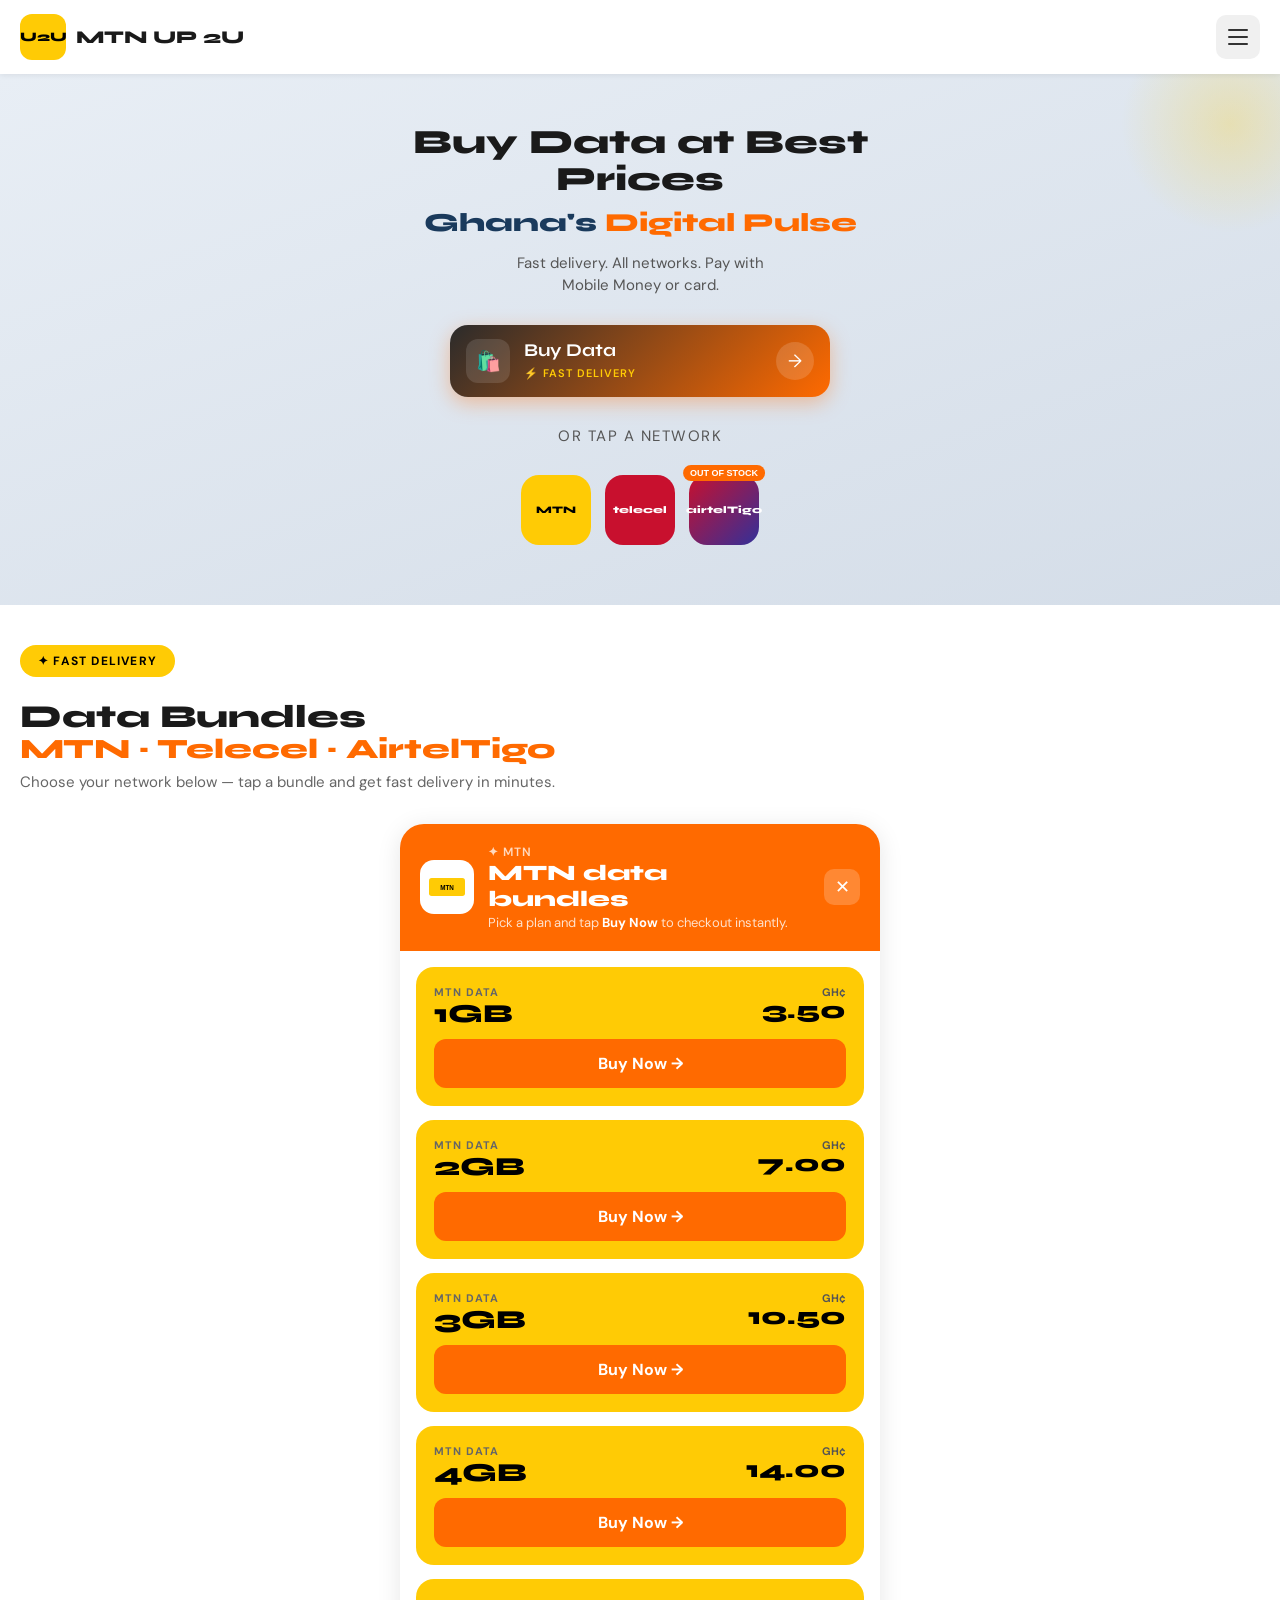
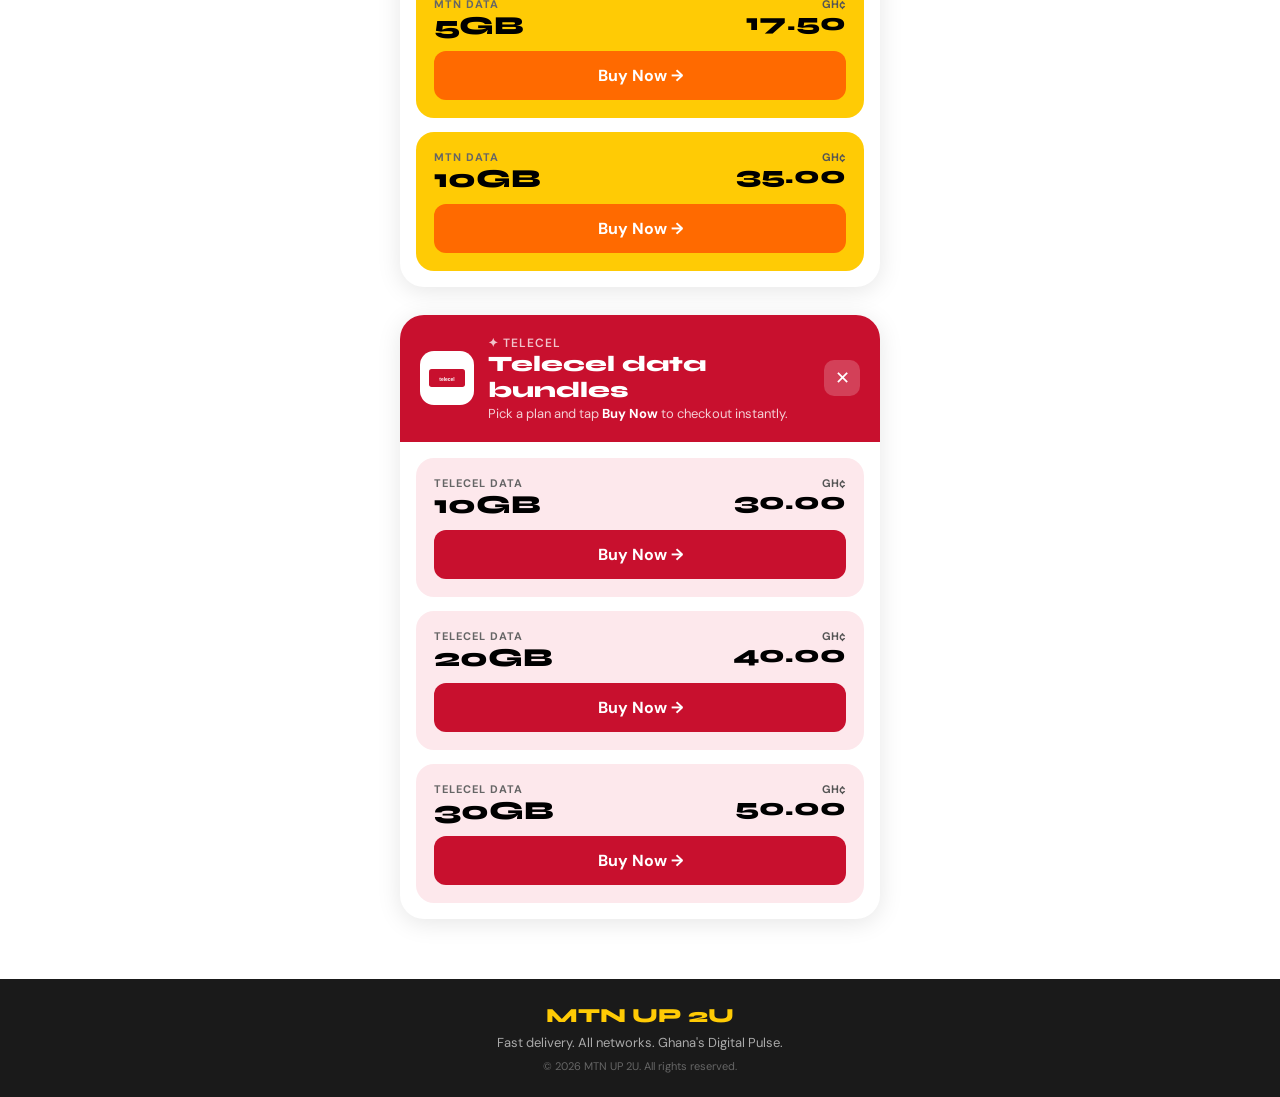
<file: mtn-up2u.html>
<!DOCTYPE html>
<html lang="en">
<head>
<meta charset="UTF-8">
<meta name="viewport" content="width=device-width, initial-scale=1.0">
<title>MTN UP 2U</title>
<link href="https://fonts.googleapis.com/css2?family=Syne:wght@700;800&family=DM+Sans:wght@400;500;600&display=swap" rel="stylesheet">
<script src="https://js.paystack.co/v1/inline.js"></script>
<style>
  :root { --yellow:#FFCB05; --orange:#FF6A00; --dark:#1A1A1A; --bg:#F5F5F5; --telecel:#C8102E; }
  .card.telecel-card{background:#fde8ec}
  .card.telecel-card .bnbtn{background:var(--telecel)}
  .card.telecel-card .bnbtn:hover{background:#a00d25}
  .mhdr.telecel-hdr{background:var(--telecel)}
  .bmodal+.bmodal{margin-top:28px}
  *{margin:0;padding:0;box-sizing:border-box}
  body{font-family:'DM Sans',sans-serif;background:var(--bg);color:var(--dark);overflow-x:hidden}
  nav{display:flex;align-items:center;justify-content:space-between;padding:14px 20px;background:#fff;box-shadow:0 1px 6px rgba(0,0,0,.08);position:sticky;top:0;z-index:100}
  .logo-wrap{display:flex;align-items:center;gap:10px}
  .logo-icon{width:46px;height:46px;background:var(--yellow);border-radius:12px;display:flex;align-items:center;justify-content:center;font-family:'Syne',sans-serif;font-weight:800;font-size:13px;color:#000}
  .logo-name{font-family:'Syne',sans-serif;font-weight:800;font-size:18px}
  .hamburger{width:44px;height:44px;background:#f0f0f0;border:none;border-radius:10px;display:flex;flex-direction:column;align-items:center;justify-content:center;gap:5px;cursor:pointer}
  .hamburger span{display:block;width:20px;height:2px;background:#333;border-radius:2px}
  .hero{background:linear-gradient(160deg,#e8eef5,#d4dde8);padding:50px 24px 60px;text-align:center;position:relative;overflow:hidden}
  .hero::before{content:'';position:absolute;top:-60px;right:-60px;width:220px;height:220px;background:radial-gradient(circle,rgba(255,203,5,.25),transparent 70%);border-radius:50%}
  .hero h1{font-family:'Syne',sans-serif;font-weight:800;font-size:34px;line-height:1.1;margin-bottom:8px}
  .tagline{font-family:'Syne',sans-serif;font-size:26px;font-weight:800;color:#1a3a5c}
  .tagline span{color:var(--orange)}
  .hero p{font-size:15px;color:#555;margin:14px 0 28px;line-height:1.5}
  .buy-btn{display:flex;align-items:center;justify-content:space-between;background:linear-gradient(135deg,#2b2b2b,var(--orange));border-radius:18px;padding:14px 16px;max-width:380px;margin:0 auto 28px;text-decoration:none;transition:transform .15s,box-shadow .15s;box-shadow:0 6px 20px rgba(255,106,0,.35)}
  .buy-btn:hover{transform:translateY(-2px);box-shadow:0 10px 28px rgba(255,106,0,.45)}
  .buy-btn-icon{width:44px;height:44px;background:rgba(255,255,255,.12);border-radius:12px;display:flex;align-items:center;justify-content:center;font-size:20px}
  .buy-btn-text{flex:1;padding:0 14px;text-align:left}
  .buy-btn-text strong{display:block;color:#fff;font-size:18px;font-family:'Syne',sans-serif}
  .buy-btn-text small{color:var(--yellow);font-size:11px;font-weight:600;letter-spacing:1px}
  .buy-btn-arrow{width:38px;height:38px;background:rgba(255,255,255,.15);border-radius:50%;display:flex;align-items:center;justify-content:center;color:#fff;font-size:18px}
  .or-tap{color:#999;font-size:12px;letter-spacing:1.5px;text-transform:uppercase;margin-bottom:16px}
  .networks{display:flex;justify-content:center;gap:14px}
  .net-btn{width:70px;height:70px;border-radius:18px;display:flex;align-items:center;justify-content:center;cursor:pointer;position:relative;border:none;transition:transform .15s}
  .net-btn:hover{transform:scale(1.06)}
  .net-mtn{background:var(--yellow)}
  .net-telecel{background:#C8102E}
  .net-airtel{background:linear-gradient(135deg,#C8102E,#333099)}
  .oos{position:absolute;top:-10px;left:50%;transform:translateX(-50%);background:var(--orange);color:#fff;font-size:9px;font-weight:700;padding:3px 7px;border-radius:20px;white-space:nowrap}
  .net-txt{font-family:'Syne',sans-serif;font-weight:800;font-size:10px;color:#fff;text-align:center}
  .net-mtn .net-txt{color:#000}
  .bundles{background:#fff;padding:40px 20px 60px}
  .fast-tag{display:inline-flex;align-items:center;gap:6px;background:var(--yellow);color:#000;font-size:12px;font-weight:700;letter-spacing:1.2px;padding:8px 18px;border-radius:30px;margin-bottom:22px}
  .bundles h2{font-family:'Syne',sans-serif;font-weight:800;font-size:32px;line-height:1.1;margin-bottom:6px}
  .bundles h2 .nets{color:var(--orange);display:block;font-size:28px}
  .bundles .sub{font-size:15px;color:#666;margin-bottom:30px;line-height:1.5}
  .bmodal{background:#fff;border-radius:24px;overflow:hidden;box-shadow:0 4px 24px rgba(0,0,0,.1);max-width:480px;margin:0 auto}
  .mhdr{background:var(--orange);padding:20px;display:flex;align-items:center;gap:14px}
  .micon{width:54px;height:54px;background:#fff;border-radius:14px;display:flex;align-items:center;justify-content:center}
  .micon svg{width:36px}
  .mhdr-txt{flex:1}
  .mhdr-txt .lbl{color:rgba(255,255,255,.75);font-size:12px;font-weight:600;letter-spacing:1px}
  .mhdr-txt h3{color:#fff;font-family:'Syne',sans-serif;font-size:22px;font-weight:800}
  .mhdr-txt p{color:rgba(255,255,255,.8);font-size:13px;margin-top:2px}
  .mhdr-txt p strong{color:#fff}
  .xbtn{width:36px;height:36px;background:rgba(255,255,255,.2);border:none;border-radius:10px;color:#fff;font-size:18px;cursor:pointer;display:flex;align-items:center;justify-content:center}
  .cards{padding:16px;display:flex;flex-direction:column;gap:14px}
  .card{background:var(--yellow);border-radius:18px;padding:18px;display:flex;flex-direction:column;gap:12px;transition:transform .15s}
  .card:hover{transform:scale(1.01)}
  .card-top{display:flex;justify-content:space-between;align-items:flex-start}
  .card-top .lbl{font-size:11px;font-weight:700;letter-spacing:1px;color:#666;text-transform:uppercase}
  .card-top .sz{font-family:'Syne',sans-serif;font-size:26px;font-weight:800;color:#000;line-height:1;margin-top:2px}
  .card-top .pw{text-align:right}
  .card-top .pw .cur{font-size:11px;font-weight:700;color:#555}
  .card-top .pw .amt{font-family:'Syne',sans-serif;font-size:24px;font-weight:800;color:#000;line-height:1}
  .bnbtn{display:flex;align-items:center;justify-content:center;gap:8px;background:var(--orange);color:#fff;border:none;border-radius:12px;padding:14px;font-size:16px;font-weight:700;cursor:pointer;width:100%;transition:background .15s;font-family:'DM Sans',sans-serif}
  .bnbtn:hover{background:#e05500}
  footer{background:var(--dark);color:#aaa;text-align:center;padding:24px 20px;font-size:13px}
  .flogo{font-family:'Syne',sans-serif;font-size:20px;font-weight:800;color:var(--yellow);margin-bottom:6px}

  /* OVERLAYS */
  .overlay{display:none;position:fixed;inset:0;background:rgba(0,0,0,.6);z-index:999;align-items:center;justify-content:center;padding:20px}
  .overlay.on{display:flex}
  .co-box{background:#fff;border-radius:24px;width:100%;max-width:400px;overflow:hidden;box-shadow:0 20px 60px rgba(0,0,0,.3);animation:up .25s ease}
  .co-hdr{background:var(--orange);padding:20px;display:flex;justify-content:space-between;align-items:flex-start}
  .co-hdr .lbl{color:rgba(255,255,255,.75);font-size:11px;letter-spacing:1px;font-weight:700;margin-bottom:4px}
  .co-hdr .ttl{color:#fff;font-family:'Syne',sans-serif;font-size:22px;font-weight:800}
  .co-hdr .prc{color:var(--yellow);font-size:15px;font-weight:700;margin-top:2px}
  .co-hdr button{background:rgba(255,255,255,.2);border:none;border-radius:10px;width:36px;height:36px;color:#fff;font-size:18px;cursor:pointer;flex-shrink:0}
  .co-body{padding:24px;display:flex;flex-direction:column;gap:14px}
  .fld label{font-size:13px;font-weight:600;color:#555;display:block;margin-bottom:6px}
  .fld input{width:100%;padding:13px 16px;border:1.5px solid #e0e0e0;border-radius:12px;font-size:15px;font-family:'DM Sans',sans-serif;outline:none;transition:border .2s}
  .fld input:focus{border-color:var(--orange)}
  .err{display:none;background:#fff0f0;color:#c0392b;border-radius:10px;padding:10px 14px;font-size:13px;font-weight:600}
  .pay-btn{background:var(--orange);color:#fff;border:none;border-radius:14px;padding:16px;font-size:16px;font-weight:700;font-family:'DM Sans',sans-serif;cursor:pointer;width:100%;transition:background .15s}
  .pay-btn:hover{background:#e05500}
  .sec-note{text-align:center;font-size:12px;color:#aaa}
  .ok-box{background:#fff;border-radius:24px;width:100%;max-width:360px;padding:36px 24px;text-align:center;box-shadow:0 20px 60px rgba(0,0,0,.3);animation:up .25s ease}
  .ok-icon{width:72px;height:72px;background:#e8f8e8;border-radius:50%;display:flex;align-items:center;justify-content:center;margin:0 auto 16px;font-size:32px}
  .ok-box h3{font-family:'Syne',sans-serif;font-size:22px;font-weight:800;margin-bottom:8px}
  .ok-box p{color:#555;font-size:14px;line-height:1.5;margin-bottom:24px}
  .ok-box button{background:var(--orange);color:#fff;border:none;border-radius:12px;padding:14px 32px;font-size:15px;font-weight:700;cursor:pointer;font-family:'DM Sans',sans-serif}
  @keyframes up{from{transform:translateY(40px);opacity:0}to{transform:translateY(0);opacity:1}}
</style>
</head>
<body>

<nav>
  <div class="logo-wrap">
    <div class="logo-icon">U2U</div>
    <span class="logo-name">MTN UP 2U</span>
  </div>
  <button class="hamburger"><span></span><span></span><span></span></button>
</nav>

<section class="hero">
  <h1>Buy Data at Best<br>Prices</h1>
  <div class="tagline">Ghana's <span>Digital Pulse</span></div>
  <p>Fast delivery. All networks. Pay with<br>Mobile Money or card.</p>
  <a href="#bundles" class="buy-btn">
    <div class="buy-btn-icon">🛍️</div>
    <div class="buy-btn-text"><strong>Buy Data</strong><small>⚡ FAST DELIVERY</small></div>
    <div class="buy-btn-arrow">→</div>
  </a>
  <p class="or-tap">Or tap a network</p>
  <div class="networks">
    <button class="net-btn net-mtn" onclick="scrollToBundles()"><div class="net-txt">MTN</div></button>
    <button class="net-btn net-telecel" onclick="scrollToTelecel()"><div class="net-txt">telecel</div></button>
    <button class="net-btn net-airtel"><span class="oos">OUT OF STOCK</span><div class="net-txt">airtelTigo</div></button>
  </div>
</section>

<section class="bundles" id="bundles">
  <div class="fast-tag">✦ FAST DELIVERY</div>
  <h2>Data Bundles<span class="nets">MTN · Telecel · AirtelTigo</span></h2>
  <p class="sub">Choose your network below — tap a bundle and get fast delivery in minutes.</p>
  <div class="bmodal">
    <div class="mhdr">
      <div class="micon">
        <svg viewBox="0 0 80 40" fill="none" xmlns="http://www.w3.org/2000/svg">
          <rect width="80" height="40" rx="6" fill="#FFCB05"/>
          <text x="50%" y="58%" dominant-baseline="middle" text-anchor="middle" font-family="Arial Black,sans-serif" font-size="14" font-weight="900" fill="#000">MTN</text>
        </svg>
      </div>
      <div class="mhdr-txt">
        <div class="lbl">✦ MTN</div>
        <h3>MTN data bundles</h3>
        <p>Pick a plan and tap <strong>Buy Now</strong> to checkout instantly.</p>
      </div>
      <button class="xbtn" id="closeBundlePanel">✕</button>
    </div>
    <div class="cards">
      <div class="card">
        <div class="card-top"><div><div class="lbl">MTN DATA</div><div class="sz">1GB</div></div><div class="pw"><div class="cur">GH¢</div><div class="amt">3.50</div></div></div>
        <button class="bnbtn" onclick="openCheckout('1GB MTN Data',3.50)">Buy Now →</button>
      </div>
      <div class="card">
        <div class="card-top"><div><div class="lbl">MTN DATA</div><div class="sz">2GB</div></div><div class="pw"><div class="cur">GH¢</div><div class="amt">7.00</div></div></div>
        <button class="bnbtn" onclick="openCheckout('2GB MTN Data',7.00)">Buy Now →</button>
      </div>
      <div class="card">
        <div class="card-top"><div><div class="lbl">MTN DATA</div><div class="sz">3GB</div></div><div class="pw"><div class="cur">GH¢</div><div class="amt">10.50</div></div></div>
        <button class="bnbtn" onclick="openCheckout('3GB MTN Data',10.50)">Buy Now →</button>
      </div>
      <div class="card">
        <div class="card-top"><div><div class="lbl">MTN DATA</div><div class="sz">4GB</div></div><div class="pw"><div class="cur">GH¢</div><div class="amt">14.00</div></div></div>
        <button class="bnbtn" onclick="openCheckout('4GB MTN Data',14.00)">Buy Now →</button>
      </div>
      <div class="card">
        <div class="card-top"><div><div class="lbl">MTN DATA</div><div class="sz">5GB</div></div><div class="pw"><div class="cur">GH¢</div><div class="amt">17.50</div></div></div>
        <button class="bnbtn" onclick="openCheckout('5GB MTN Data',17.50)">Buy Now →</button>
      </div>
      <div class="card">
        <div class="card-top"><div><div class="lbl">MTN DATA</div><div class="sz">10GB</div></div><div class="pw"><div class="cur">GH¢</div><div class="amt">35.00</div></div></div>
        <button class="bnbtn" onclick="openCheckout('10GB MTN Data',35.00)">Buy Now →</button>
      </div>
    </div>
  </div>

  <!-- TELECEL BUNDLES -->
  <div class="bmodal" id="telecelPanel" style="margin-top:28px">
    <div class="mhdr telecel-hdr">
      <div class="micon">
        <svg viewBox="0 0 80 40" fill="none" xmlns="http://www.w3.org/2000/svg">
          <rect width="80" height="40" rx="6" fill="#C8102E"/>
          <text x="50%" y="58%" dominant-baseline="middle" text-anchor="middle" font-family="Arial Black,sans-serif" font-size="11" font-weight="900" fill="#fff">telecel</text>
        </svg>
      </div>
      <div class="mhdr-txt">
        <div class="lbl">✦ TELECEL</div>
        <h3>Telecel data bundles</h3>
        <p>Pick a plan and tap <strong>Buy Now</strong> to checkout instantly.</p>
      </div>
      <button class="xbtn" id="closeTelecelPanel">✕</button>
    </div>
    <div class="cards">
      <div class="card telecel-card">
        <div class="card-top"><div><div class="lbl">TELECEL DATA</div><div class="sz">10GB</div></div><div class="pw"><div class="cur">GH¢</div><div class="amt">30.00</div></div></div>
        <button class="bnbtn" onclick="openCheckout('10GB Telecel Data',30.00,'Telecel')">Buy Now →</button>
      </div>
      <div class="card telecel-card">
        <div class="card-top"><div><div class="lbl">TELECEL DATA</div><div class="sz">20GB</div></div><div class="pw"><div class="cur">GH¢</div><div class="amt">40.00</div></div></div>
        <button class="bnbtn" onclick="openCheckout('20GB Telecel Data',40.00,'Telecel')">Buy Now →</button>
      </div>
      <div class="card telecel-card">
        <div class="card-top"><div><div class="lbl">TELECEL DATA</div><div class="sz">30GB</div></div><div class="pw"><div class="cur">GH¢</div><div class="amt">50.00</div></div></div>
        <button class="bnbtn" onclick="openCheckout('30GB Telecel Data',50.00,'Telecel')">Buy Now →</button>
      </div>
    </div>
  </div>
</section>

<footer>
  <div class="flogo">MTN UP 2U</div>
  <p>Fast delivery. All networks. Ghana's Digital Pulse.</p>
  <p style="margin-top:8px;font-size:11px;color:#666;">© 2026 MTN UP 2U. All rights reserved.</p>
</footer>

<!-- CHECKOUT MODAL -->
<div class="overlay" id="coOverlay">
  <div class="co-box">
    <div class="co-hdr">
      <div>
        <div class="lbl">CHECKOUT</div>
        <div class="ttl" id="coTitle"></div>
        <div class="prc" id="coPrice"></div>
      </div>
      <button onclick="closeCheckout()">✕</button>
    </div>
    <div class="co-body">
      <div class="fld"><label>Full Name</label><input type="text" id="cName" placeholder="e.g. Kofi Mensah"></div>
      <div class="fld"><label>Email Address</label><input type="email" id="cEmail" placeholder="e.g. kofi@email.com"></div>
      <div class="fld"><label id="phoneLabel">Phone Number (data delivered here)</label><input type="tel" id="cPhone" placeholder="e.g. 0241234567"></div>
      <div class="err" id="errBox"></div>
      <button class="pay-btn" onclick="initiatePaystack()">🔒 Pay GH¢ <span id="payAmt"></span> with Paystack</button>
      <p class="sec-note">Secured by Paystack · MoMo & Card accepted</p>
    </div>
  </div>
</div>

<!-- SUCCESS MODAL -->
<div class="overlay" id="okOverlay">
  <div class="ok-box">
    <div class="ok-icon">✅</div>
    <h3>Payment Successful!</h3>
    <p id="okMsg"></p>
    <button onclick="closeSuccess()">Done</button>
  </div>
</div>

<script>
  const PK = 'pk_live_d093131f6a1823be2cf892e9378027de29ddc7b1';
  let bundle = null;

  function openCheckout(name, price, network) {
    network = network || 'MTN';
    bundle = {name, price, network};
    document.getElementById('coTitle').textContent = name;
    document.getElementById('coPrice').textContent = 'GH\u00a2 ' + price.toFixed(2);
    document.getElementById('payAmt').textContent = price.toFixed(2);
    document.getElementById('cName').value = '';
    document.getElementById('cEmail').value = '';
    document.getElementById('cPhone').value = '';
    document.getElementById('phoneLabel').textContent = network + ' Phone Number (data delivered here)';
    document.getElementById('errBox').style.display = 'none';
    document.getElementById('coOverlay').classList.add('on');
  }

  function closeCheckout() { document.getElementById('coOverlay').classList.remove('on'); }
  function closeSuccess()  { document.getElementById('okOverlay').classList.remove('on'); }

  function showErr(msg) {
    const el = document.getElementById('errBox');
    el.textContent = msg; el.style.display = 'block';
  }

  function initiatePaystack() {
    const name  = document.getElementById('cName').value.trim();
    const email = document.getElementById('cEmail').value.trim();
    const phone = document.getElementById('cPhone').value.trim();
    if (!name)                         return showErr('Please enter your full name.');
    if (!email || !email.includes('@')) return showErr('Please enter a valid email address.');
    if (!phone || phone.length < 10)   return showErr('Please enter a valid MTN phone number.');
    document.getElementById('errBox').style.display = 'none';

    const handler = PaystackPop.setup({
      key: PK,
      email: email,
      amount: Math.round(bundle.price * 100),
      currency: 'GHS',
      ref: 'UP2U_' + Date.now(),
      metadata: {
        custom_fields: [
          {display_name:'Customer Name', variable_name:'name',   value: name},
          {display_name:'Phone Number',  variable_name:'phone',  value: phone},
          {display_name:'Bundle',        variable_name:'bundle', value: bundle.name}
        ]
      },
      callback: function(res) {
        closeCheckout();
        document.getElementById('okMsg').textContent =
          bundle.name + ' queued for delivery to ' + phone + '. Ref: ' + res.reference;
        document.getElementById('okOverlay').classList.add('on');
      },
      onClose: function() {}
    });
    handler.openIframe();
  }

  function scrollToBundles() {
    document.getElementById('bundles').scrollIntoView({behavior:'smooth'});
  }

  function scrollToTelecel() {
    document.getElementById('telecelPanel').scrollIntoView({behavior:'smooth'});
  }

  document.getElementById('closeBundlePanel').addEventListener('click', function() {
    this.closest('.bmodal').style.display = 'none';
  });

  document.getElementById('closeTelecelPanel').addEventListener('click', function() {
    this.closest('.bmodal').style.display = 'none';
  });

  document.getElementById('coOverlay').addEventListener('click', function(e) { if(e.target===this) closeCheckout(); });
  document.getElementById('okOverlay').addEventListener('click', function(e) { if(e.target===this) closeSuccess(); });
</script>
</body>
</html>
</file>
